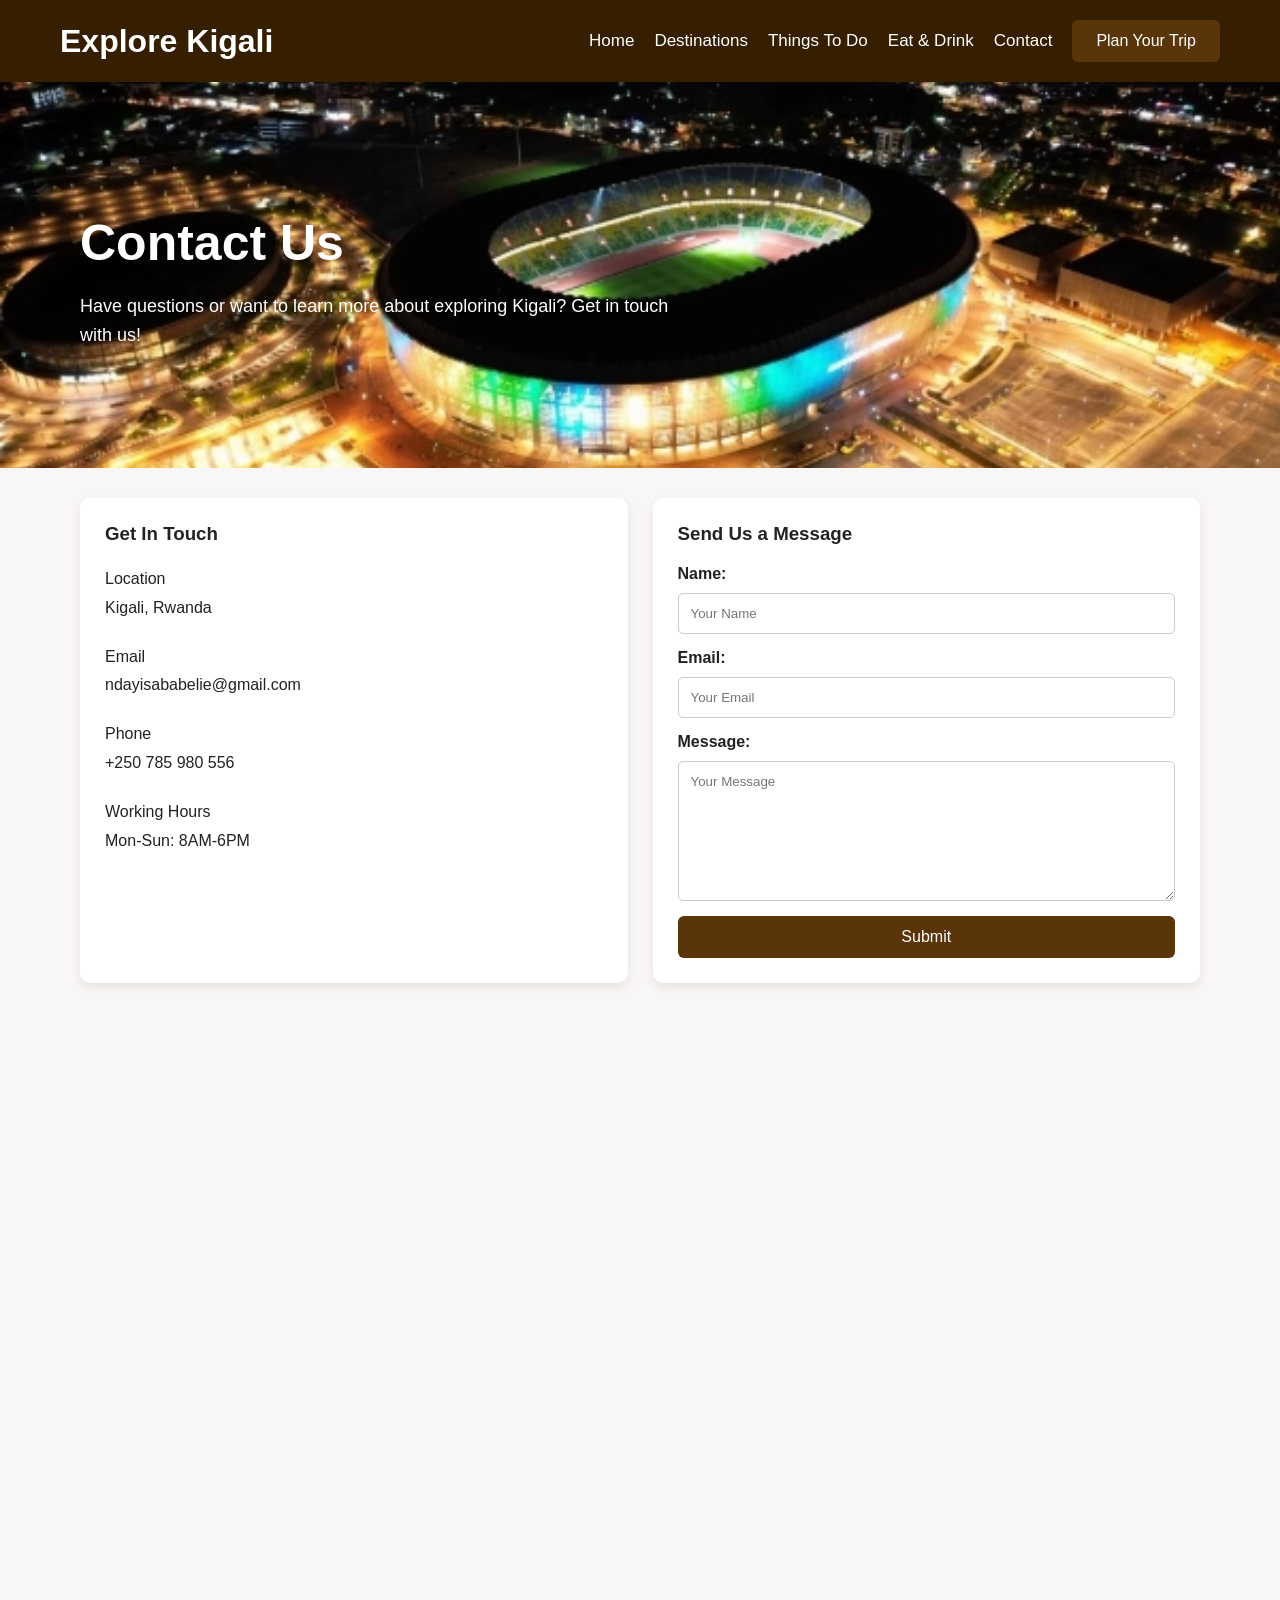
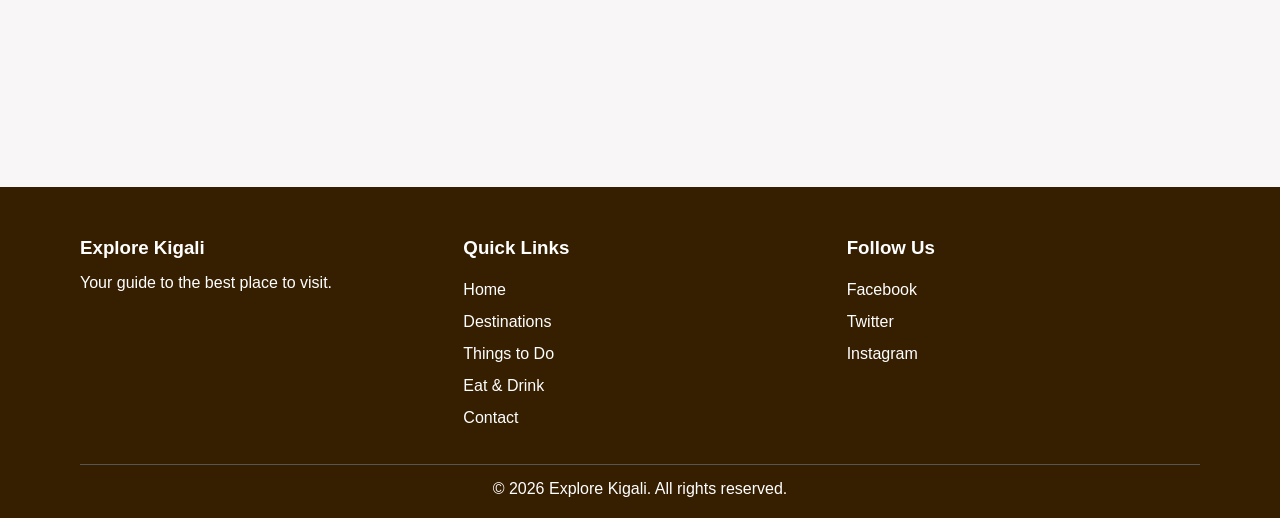
<file: contact.html>
<!DOCTYPE html>
<html lang="en">
<head>
    <meta charset="UTF-8">
    <meta name="viewport" content="width=device-width, initial-scale=1.0">
    <title>Explore Kigali</title>
    <link rel="stylesheet" href="contact.css">
</head>
<body>
    <header>
        <nav class="navbar">
            <div class="logo">
                <h1>Explore Kigali</h1>
            </div>
            <ul class="nav-links">
                <li><a href="index.html">Home</a></li>
                <li><a href="destinations.html">Destinations</a></li>
                <li><a href="things.html">Things To Do</a></li>
                <li><a href="food.html">Eat & Drink</a></li>
                <li><a href="contact.html">Contact</a></li>
                <button type="button">Plan Your Trip</button>
            </ul>
        </nav>
    </header>
        <section class="hero">
            <div class="hero-text">
                <h1>Contact Us</h1>
                <p>
                    Have questions or want to learn more about exploring Kigali? Get in touch with us!
                </p>
            </div>
        </section>
        <section class="contact">
            <div class="visit">
                <h3>Get In Touch</h3>
                <p><i class="fa-solid fa-location-dot"></i> Location<br>Kigali, Rwanda</p>
                <p><i class="fa-regular fa-envelope"></i> Email<br>ndayisababelie@gmail.com</p>
                <p><i class="fa-solid fa-phone"></i> Phone<br>+250 785 980 556</p>
                <p><i class="fa-solid fa-globe"></i> Working Hours<br>Mon-Sun: 8AM-6PM</p>
            </div>
            <div class="form">
                <h3>Send Us a Message</h3>
                <form>
                    <label for="name">Name:</label>
                    <input type="text" id="name" name="name" placeholder="Your Name" required>
                    <label for="email">Email:</label>
                    <input type="email" id="email" name="email" placeholder="Your Email" required>
                    <label for="message">Message:</label>
                    <textarea id="message" name="message" placeholder="Your Message" required></textarea>
                    <button type="submit">Submit</button>
                </form>
            </div>
        </section>
        <section class="map">
            <iframe class="map-frame" src="https://www.google.com/maps/embed?pb=!1m18!1m12!1m3!1d3988.6100266809307!2d30.061916215487815!3d-1.9440727987697363!2m3!1f0!2f0!3f0!3m2!1i1024!2i768!4f13.1!3m3!1m2!1s0x19dcaac01f8284db%3A0x1a9f7bb6d1d85f36!2sKigali%2C%20Rwanda!5e0!3m2!1sen!2srw!4v1700000000000" allowfullscreen="" loading="lazy"></iframe>
        </section>
        <footer>
            <div class="footer">
                <div>
                    <h3>Explore Kigali</h3>
                    <p>Your guide to the best place to visit.</p>
                </div>
                <div class="links">
                    <h3>Quick Links</h3>
                    <ul>
                        <li><a href="index.html">Home</a></li>
                        <li><a href="destinations.html">Destinations</a></li>
                        <li><a href="things.html">Things to Do</a></li>
                        <li><a href="food.html">Eat & Drink</a></li>
                        <li><a href="contact.html">Contact</a></li>
                    </ul>
                </div>
                <div class="social">
                    <h3>Follow Us</h3>
                    <ul>
                        <li><a href="#">Facebook</a></li>
                        <li><a href="#">Twitter</a></li>
                        <li><a href="#">Instagram</a></li>
                    </ul>
                </div>
            </div>
            <p class="copyright">&copy; 2026 Explore Kigali. All rights reserved.</p>
        </footer>
    </body>
</html>
</file>
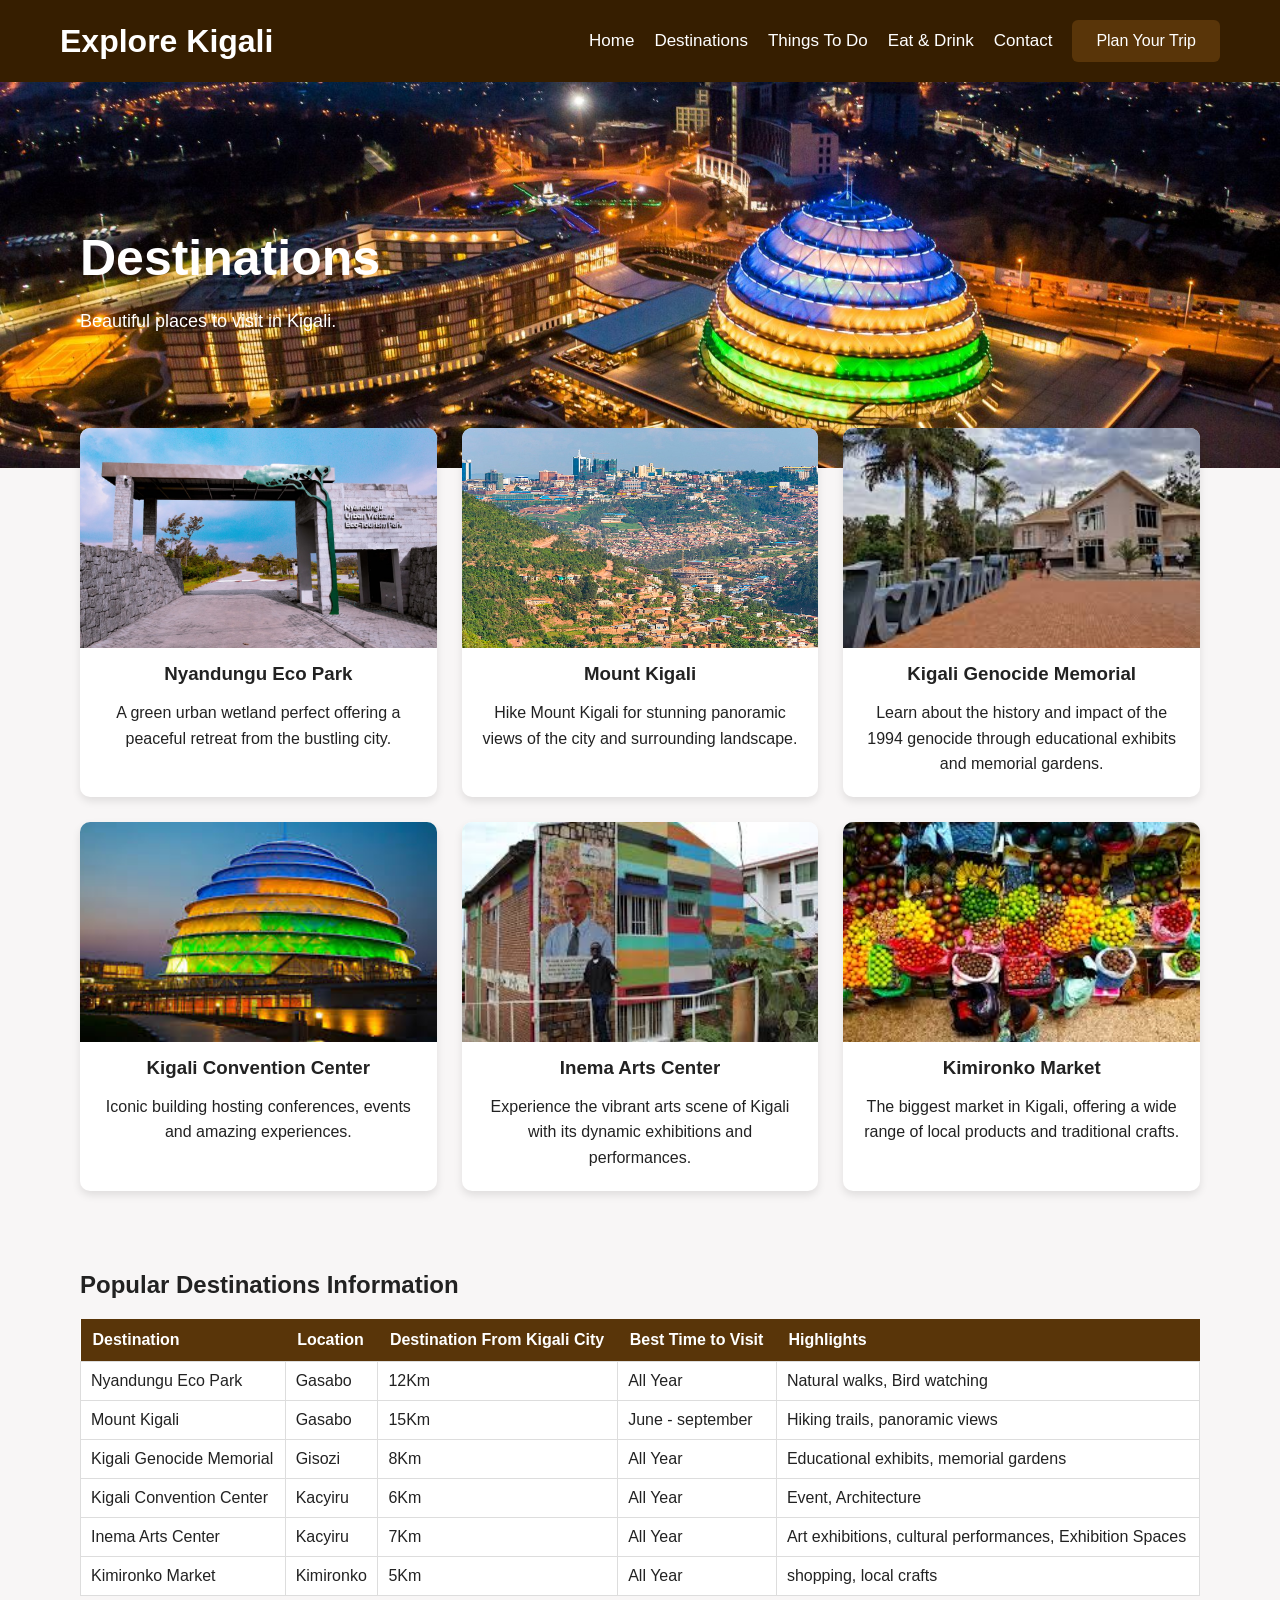
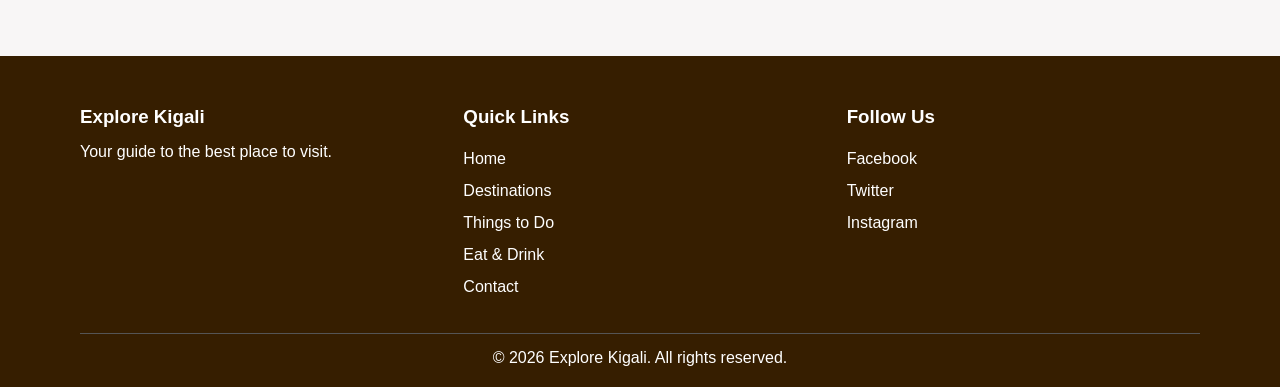
<file: destinations.html>
<!DOCTYPE html>
<html lang="en">
<head>
    <meta charset="UTF-8">
    <meta name="viewport" content="width=device-width, initial-scale=1.0">
    <title>Explore Kigali</title>
    <link rel="stylesheet" href="destinations.css">
</head>
<body>
    <header>
        <nav class="navbar">
            <div class="logo">
                <h1>Explore Kigali</h1>
            </div>
            <ul class="nav-links">
                <li><a href="index.html">Home</a></li>
                <li><a href="destinations.html">Destinations</a></li>
                <li><a href="things.html">Things To Do</a></li>
                <li><a href="food.html">Eat & Drink</a></li>
                <li><a href="contact.html">Contact</a></li>
                <button type="button">Plan Your Trip</button>
            </ul>
        </nav>
    </header>
        <section class="hero">
            <div class="hero-text">
                <h1>Destinations</h1>
                <p>
                    Beautiful places to visit in Kigali.
                </p>
            </div>
        </section>
        <section class="feature">
            <div class="cards">
                <div class="card">
                    <img src="image/Nyandungu.jpg" alt="Nyandungu Eco Park">
                    <h3>Nyandungu Eco Park</h3>
                    <p>A green urban wetland perfect offering a peaceful retreat from the bustling city.</p>
                </div>
                <div class="card">
                    <img src="image/Mount.jpg" alt="Mount Kigali">
                    <h3>Mount Kigali</h3>
                    <p>Hike Mount Kigali for stunning panoramic views of the city and surrounding landscape.</p>
                </div>
                <div class="card">
                    <img src="image/KigaliGenocide.jpg" alt="Kigali Genocide Memorial">
                    <h3>Kigali Genocide Memorial</h3>
                    <p>Learn about the history and impact of the 1994 genocide through educational exhibits and memorial gardens.</p>
                </div>
                <div class="card">
                    <img src="image/convention.jpg" alt="Kigali Convention Center">
                    <h3>Kigali Convention Center</h3>
                    <p>Iconic building hosting conferences, events and amazing experiences.</p>
                </div>
                <div class="card">
                    <img src="image/inema.jpg" alt="Inema Arts Center">
                    <h3>Inema Arts Center</h3>
                    <p>Experience the vibrant arts scene of Kigali with its dynamic exhibitions and performances.</p>
                </div>
                <div class="card">
                    <img src="image/kimironko.jpg" alt="Kimironko Market">
                    <h3>Kimironko Market</h3>
                    <p>The biggest market in Kigali, offering a wide range of local products and traditional crafts.</p>
                </div>
            </div>
        </section>
        <section class="table">
            <h2>Popular Destinations Information</h2>
            <table>
                <tr>
                    <th>Destination</th>
                    <th>Location</th>
                    <th>Destination From Kigali City</th>
                    <th>Best Time to Visit</th>
                    <th>Highlights</th>
                </tr>
                <tr>
                    <td>Nyandungu Eco Park</td>
                    <td>Gasabo</td>
                    <td>12Km</td>
                    <td>All Year</td>
                    <td>Natural walks, Bird watching</td>
                </tr>
                <tr>
                    <td>Mount Kigali</td>
                    <td>Gasabo</td>
                    <td>15Km</td>
                    <td>June - september</td>
                    <td>Hiking trails, panoramic views</td>
                </tr>
                <tr>
                    <td>Kigali Genocide Memorial</td>
                    <td>Gisozi</td>
                    <td>8Km</td>
                    <td>All Year</td>
                    <td>Educational exhibits, memorial gardens</td>
                </tr>
                <tr>
                    <td>Kigali Convention Center</td>
                    <td>Kacyiru</td>
                    <td>6Km</td>
                    <td>All Year</td>
                    <td>Event, Architecture</td>
                </tr>
                <tr>
                    <td>Inema Arts Center</td>
                    <td>Kacyiru</td>
                    <td>7Km</td>
                    <td>All Year</td>
                    <td>Art exhibitions, cultural performances, Exhibition Spaces</td>
                </tr>
                <tr>
                    <td>Kimironko Market</td>
                    <td>Kimironko</td>
                    <td>5Km</td>
                    <td>All Year</td>
                    <td>shopping, local crafts</td>
                </tr>
            </table>
        </section>
        <footer>
            <div class="footer">
                <div>
                    <h3>Explore Kigali</h3>
                    <p>Your guide to the best place to visit.</p>
                </div>
                <div class="links">
                    <h3>Quick Links</h3>
                    <ul>
                        <li><a href="index.html">Home</a></li>
                        <li><a href="destinations.html">Destinations</a></li>
                        <li><a href="things.html">Things to Do</a></li>
                        <li><a href="food.html">Eat & Drink</a></li>
                        <li><a href="contact.html">Contact</a></li>
                    </ul>
                </div>
                <div class="social">
                    <h3>Follow Us</h3>
                    <ul>
                        <li><a href="#">Facebook</a></li>
                        <li><a href="#">Twitter</a></li>
                        <li><a href="#">Instagram</a></li>
                    </ul>
                </div>
            </div>
            <p class="copyright">&copy; 2026 Explore Kigali. All rights reserved.</p>
        </footer>
    </body>
</html>
</file>
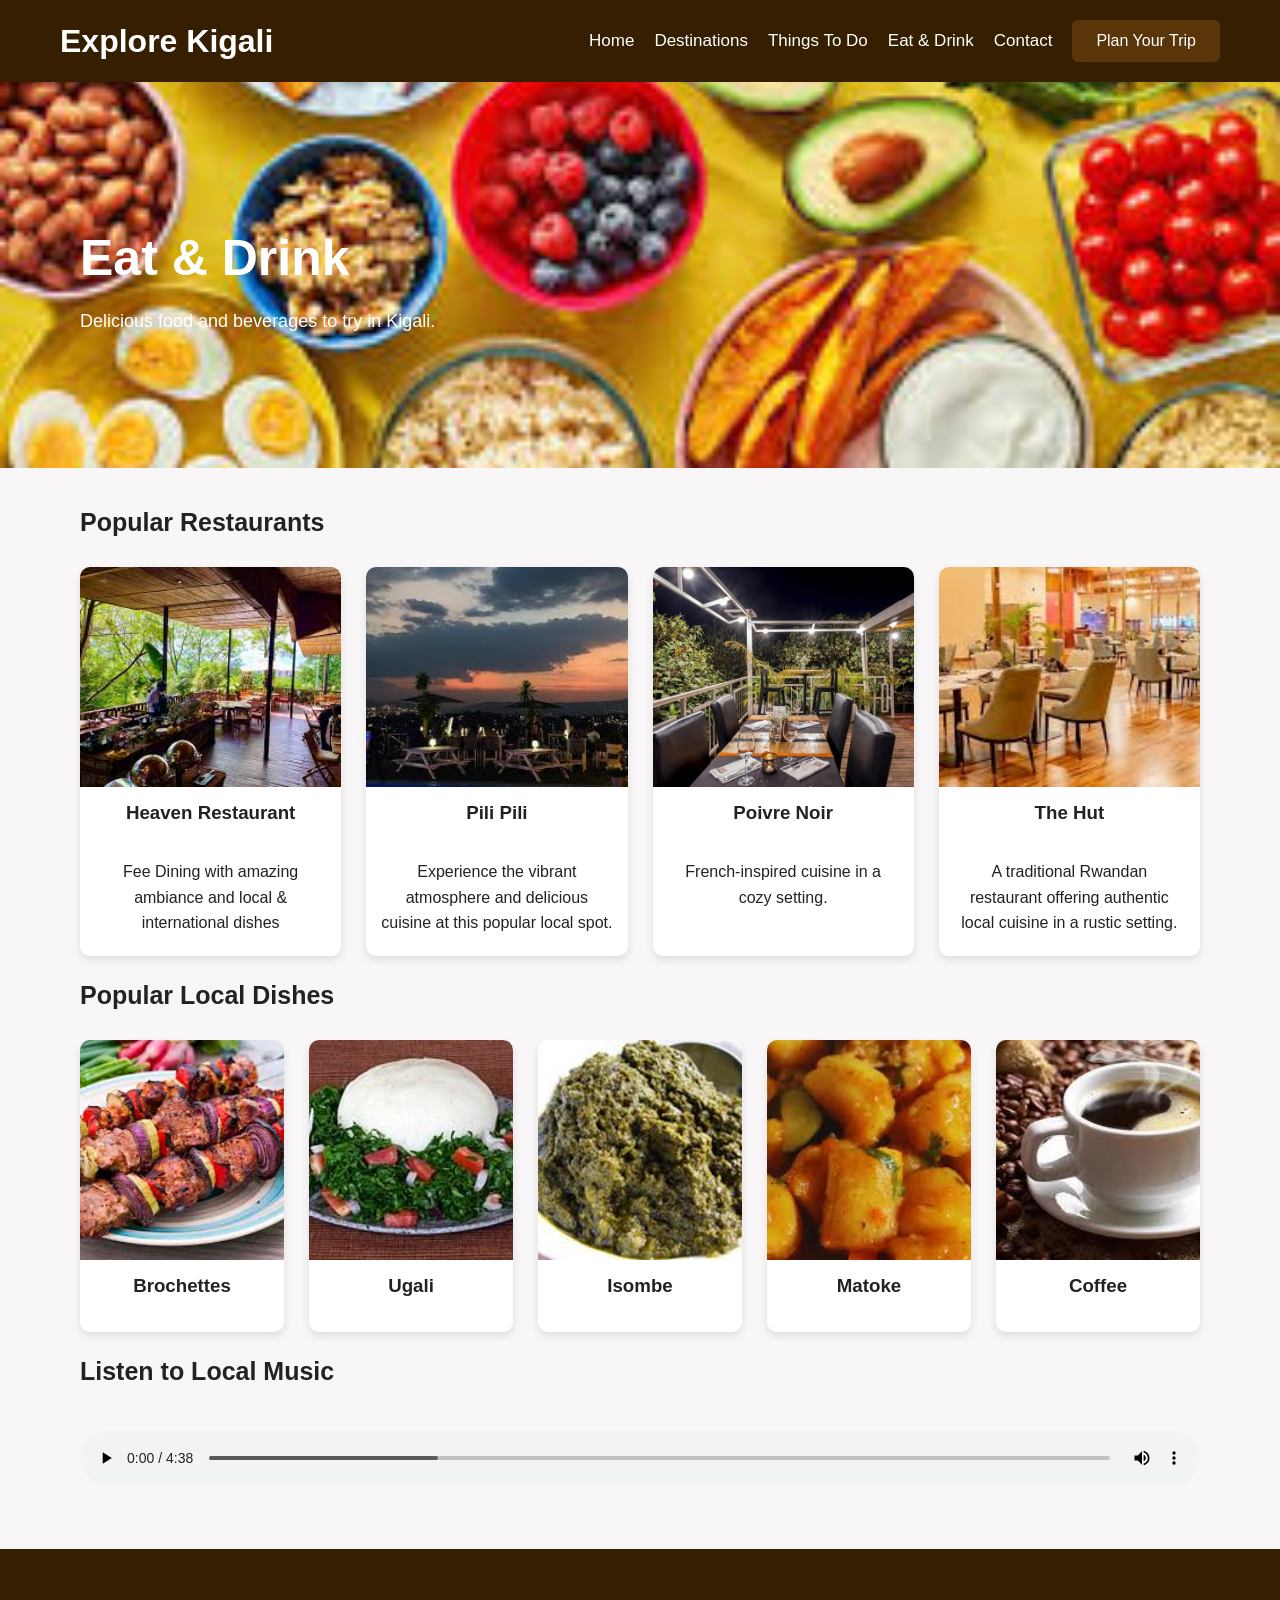
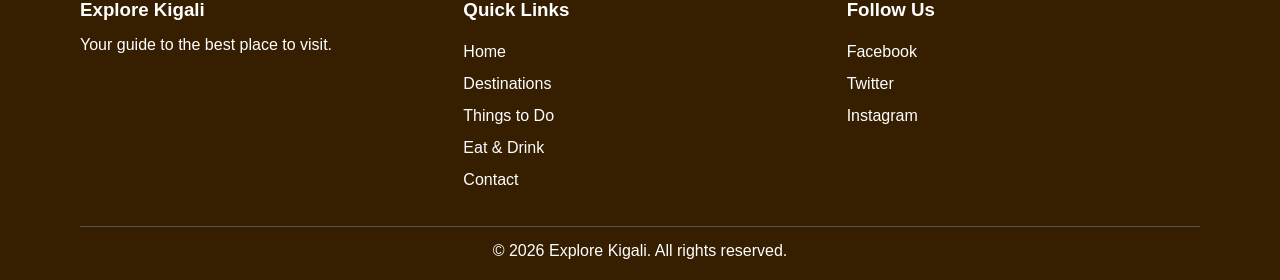
<file: food.html>
<!DOCTYPE html>
<html lang="en">
<head>
    <meta charset="UTF-8">
    <meta name="viewport" content="width=device-width, initial-scale=1.0">
    <title>Explore Kigali</title>
    <link rel="stylesheet" href="food.css">
</head>
<body>
    <header>
        <nav class="navbar">
            <div class="logo">
                <h1>Explore Kigali</h1>
            </div>
            <ul class="nav-links">
                <li><a href="index.html">Home</a></li>
                <li><a href="destinations.html">Destinations</a></li>
                <li><a href="things.html">Things To Do</a></li>
                <li><a href="food.html">Eat & Drink</a></li>
                <li><a href="contact.html">Contact</a></li>
                <button type="button">Plan Your Trip</button>
            </ul>
        </nav>
    </header>
        <section class="hero">
            <div class="hero-text">
                <h1>Eat & Drink</h1>
                <p>
                    Delicious food and beverages to try in Kigali.
                </p>
            </div>
        </section>
        <section class="feature">
            <h2>Popular Restaurants</h2>
            <div class="cards">
                <div class="card">
                    <img src="image/Heaven.jpg" alt="Heaven Restaurant">
                    <h3>Heaven Restaurant</h3>
                    <p>Fee Dining with amazing ambiance and local & international dishes</p>
                </div>
                <div class="card">
                    <img src="image/pili.jpg" alt="Pili Pili">
                    <h3>Pili Pili</h3>
                    <p>Experience the vibrant atmosphere and delicious cuisine at this popular local spot.</p>
                </div>
                <div class="card">
                    <img src="image/Poivre Noir.jpg" alt="Poivre Noir Restaurant">
                    <h3>Poivre Noir</h3>
                    <p>French-inspired cuisine in a cozy setting.</p>
                </div>
                <div class="card">
                    <img src="image/hut.jpg" alt="The Hut">
                    <h3>The Hut</h3>
                    <p>A traditional Rwandan restaurant offering authentic local cuisine in a rustic setting.</p>
                </div>
            </div>
            <h2>Popular Local Dishes</h2>
            <div class="cards">
                <div class="card">
                    <img src="image/Brochettes.jpg" alt="Brochettes">
                    <h3>Brochettes</h3>
                </div>
                <div class="card">
                    <img src="image/Ugali.jpg" alt="Ugali">
                    <h3>Ugali</h3>
                </div>
                <div class="card">
                    <img src="image/isombe.jpg" alt="Isombe">
                    <h3>Isombe</h3>
                </div>
                <div class="card">
                    <img src="image/Matoke.jpg" alt="Matoke">
                    <h3>Matoke</h3>
                </div>
                <div class="card">
                    <img src="image/coffee.jpg" alt="Coffee">
                    <h3>Coffee</h3>
                </div>
            </div>
            <div class="music">
                <h2>Listen to Local Music</h2>
                <audio src="image/Genda Rwanda Uri Nziza - Soso Mado  Orchestre Impala.mp3" controls></audio>
            </div>
        </section>
        <footer>
            <div class="footer">
                <div>
                    <h3>Explore Kigali</h3>
                    <p>Your guide to the best place to visit.</p>
                </div>
                <div class="links">
                    <h3>Quick Links</h3>
                    <ul>
                        <li><a href="index.html">Home</a></li>
                        <li><a href="destinations.html">Destinations</a></li>
                        <li><a href="things.html">Things to Do</a></li>
                        <li><a href="food.html">Eat & Drink</a></li>
                        <li><a href="contact.html">Contact</a></li>
                    </ul>
                </div>
                <div class="social">
                    <h3>Follow Us</h3>
                    <ul>
                        <li><a href="#">Facebook</a></li>
                        <li><a href="#">Twitter</a></li>
                        <li><a href="#">Instagram</a></li>
                    </ul>
                </div>
            </div>
            <p class="copyright">&copy; 2026 Explore Kigali. All rights reserved.</p>
        </footer>
    </body>
</html>
</file>
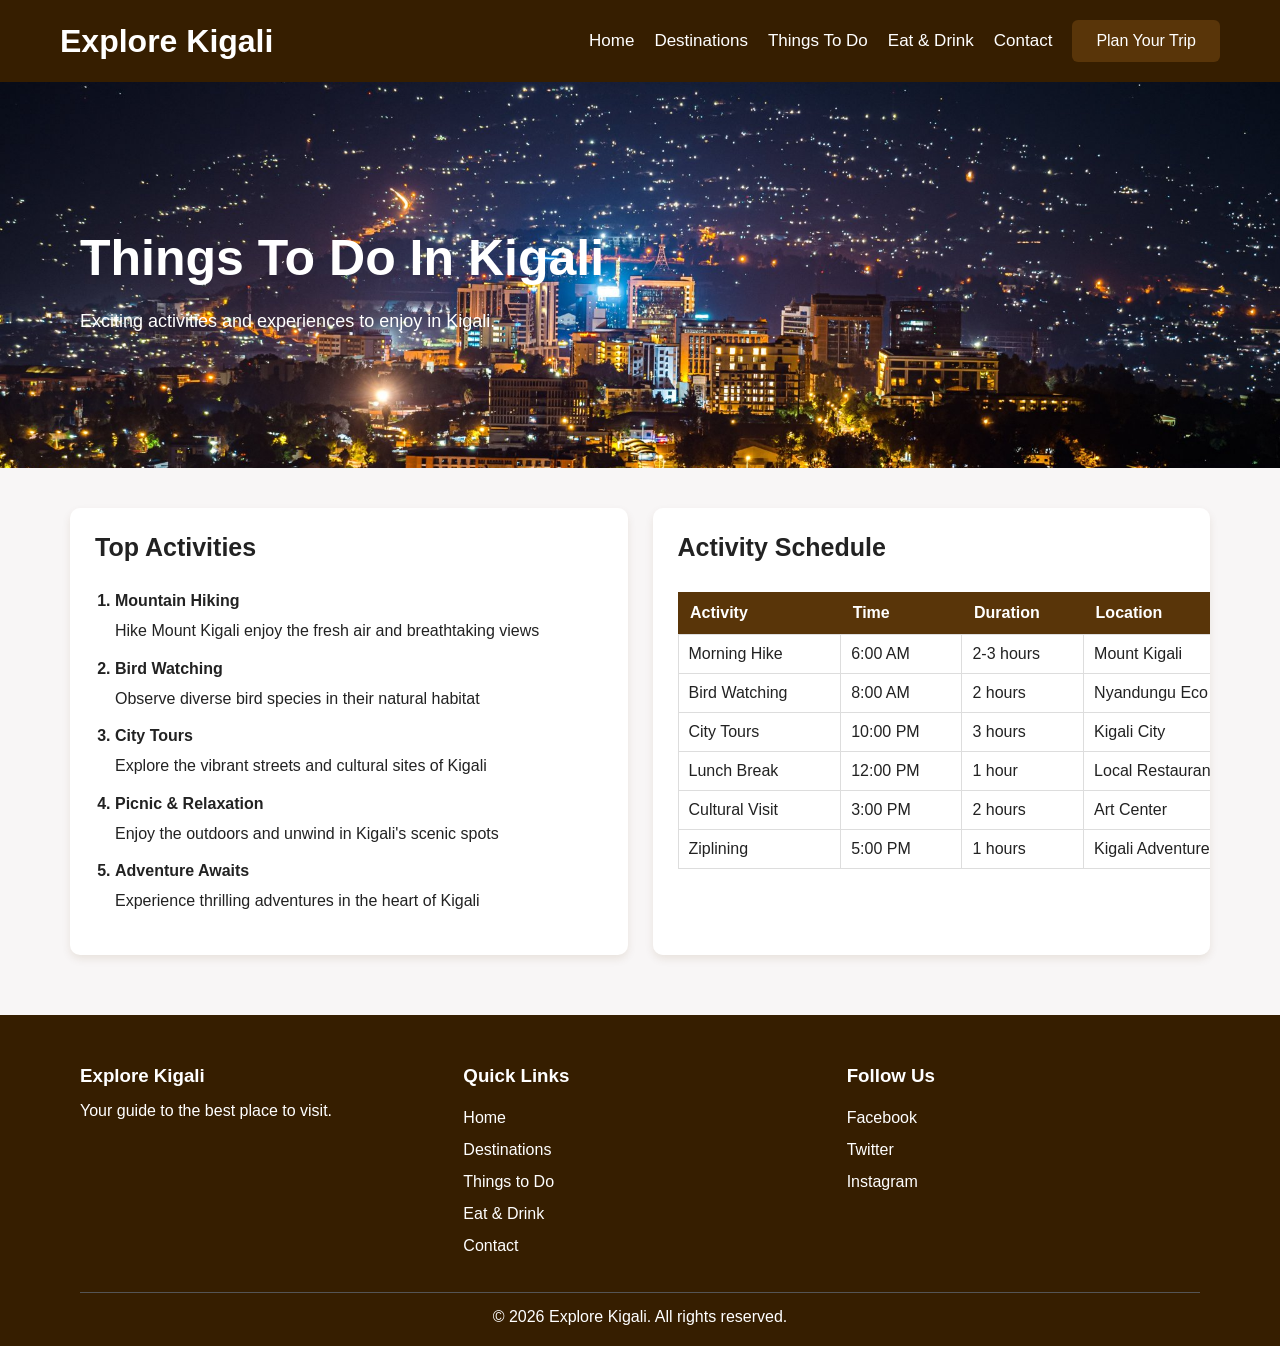
<file: things.html>
<!DOCTYPE html>
<html lang="en">
<head>
    <meta charset="UTF-8">
    <meta name="viewport" content="width=device-width, initial-scale=1.0">
    <title>Explore Kigali</title>
    <link rel="stylesheet" href="things.css">
</head>
<body>
    <header>
        <nav class="navbar">
            <div class="logo">
                <h1>Explore Kigali</h1>
            </div>
            <ul class="nav-links">
                <li><a href="index.html">Home</a></li>
                <li><a href="destinations.html">Destinations</a></li>
                <li><a href="things.html">Things To Do</a></li>
                <li><a href="food.html">Eat & Drink</a></li>
                <li><a href="contact.html">Contact</a></li>
                <button type="button">Plan Your Trip</button>
            </ul>
        </nav>
    </header>
        <section class="hero">
            <div class="hero-text">
                <h1>Things To Do In Kigali</h1>
                <p>
                    Exciting activities and experiences to enjoy in Kigali.
                </p>
            </div>
        </section>
        <section class="feature">
            <div class="visit">
                <h2>Top Activities</h2>
                <ol>
                    <li>Mountain Hiking</li>
                    <p>Hike Mount Kigali enjoy the fresh air and breathtaking views</p>
                    <li>Bird Watching</li>
                    <p>Observe diverse bird species in their natural habitat</p>
                    <li>City Tours</li>
                    <p>Explore the vibrant streets and cultural sites of Kigali</p>
                    <li>Picnic & Relaxation</li>
                    <p>Enjoy the outdoors and unwind in Kigali's scenic spots</p>
                    <li>Adventure Awaits</li>
                    <p>Experience thrilling adventures in the heart of Kigali</p>
                </ol>
            </div>
            <div class="table">
                <h2>Activity Schedule</h2>
                <table>
                    <tr>
                        <th>Activity</th>
                        <th>Time</th>
                        <th>Duration</th>
                        <th>Location</th>
                    </tr>
                    <tr>
                        <td>Morning Hike</td>
                        <td>6:00 AM</td>
                        <td>2-3 hours</td>
                        <td>Mount Kigali</td>
                    </tr>
                    <tr>
                        <td>Bird Watching</td>
                        <td>8:00 AM</td>
                        <td>2 hours</td>
                        <td>Nyandungu Eco Park</td>
                    </tr>
                    <tr>
                        <td>City Tours</td>
                        <td>10:00 PM</td>
                        <td>3 hours</td>
                        <td>Kigali City</td>
                    </tr>
                    <tr>
                        <td>Lunch Break</td>
                        <td>12:00 PM</td>
                        <td>1 hour</td>
                        <td>Local Restaurant</td>
                    </tr>
                    <tr>
                        <td>Cultural Visit</td>
                        <td>3:00 PM</td>
                        <td>2 hours</td>
                        <td>Art Center</td>
                    </tr>
                    <tr>
                        <td>Ziplining</td>
                        <td>5:00 PM</td>
                        <td>1 hours</td>
                        <td>Kigali Adventure</td>
                    </tr>
                </table>
            </div>
        </section>
        <footer>
            <div class="footer">
                <div>
                    <h3>Explore Kigali</h3>
                    <p>Your guide to the best place to visit.</p>
                </div>
                <div class="links">
                    <h3>Quick Links</h3>
                    <ul>
                        <li><a href="index.html">Home</a></li>
                        <li><a href="destinations.html">Destinations</a></li>
                        <li><a href="things.html">Things to Do</a></li>
                        <li><a href="food.html">Eat & Drink</a></li>
                        <li><a href="contact.html">Contact</a></li>
                    </ul>
                </div>
                <div class="social">
                    <h3>Follow Us</h3>
                    <ul>
                        <li><a href="#">Facebook</a></li>
                        <li><a href="#">Twitter</a></li>
                        <li><a href="#">Instagram</a></li>
                    </ul>
                </div>
            </div>
            <p class="copyright">&copy; 2026 Explore Kigali. All rights reserved.</p>
        </footer>
    </body>
</html>
</file>
<file: contact.css>
* {
    margin: 0;
    padding: 0;
    box-sizing: border-box;
    font-family: Arial, Helvetica, sans-serif;
}

body {
    background-color: #f8f6f6;
    color: #222;
    overflow-x: hidden;
}

img {
    display: block;
    max-width: 100%;
}

header {
    position: relative;
    z-index: 10;
}

.navbar {
    position: fixed;
    top: 0;
    left: 0;
    z-index: 1000;
    width: 100%;
    display: flex;
    justify-content: space-between;
    align-items: center;
    gap: 24px;
    padding: 20px 60px;
    background: #361e00;
}

.logo h1 {
    color: white;
    font-size: 32px;
}

.nav-links {
    list-style: none;
    display: flex;
    align-items: center;
    gap: 20px;
}

.nav-links li a {
    color: white;
    text-decoration: none;
    font-size: 17px;
    transition: color 0.2s ease;
}

.nav-links li a:hover {
    color: #d7b27b;
}

.nav-links button,
.form button {
    border: none;
    border-radius: 6px;
    padding: 12px 24px;
    background: #593509;
    color: white;
    cursor: pointer;
    font-size: 1rem;
    transition: background 0.2s ease;
}

.nav-links button:hover,
.form button:hover {
    background: #653800;
}

.hero {
    min-height: 52vh;
    display: flex;
    align-items: center;
    padding: 0 80px;
    background-image: url("image/contact.webp");
    background-size: cover;
    background-position: center;
}

.hero-text {
    max-width: 600px;
    color: white;
    padding-top: 96px;
}

.hero-text h1 {
    font-size: 50px;
    margin-bottom: 20px;
}

.hero-text p {
    margin-top: 20px;
    font-size: 18px;
    line-height: 1.6;
}

.contact {
    display: grid;
    grid-template-columns: repeat(2, minmax(0, 1fr));
    gap: 25px;
    padding: 30px 80px 40px;
}

.visit,
.form {
    padding: 25px;
    border-radius: 10px;
    background: white;
    box-shadow: 0 4px 8px rgba(101, 63, 1, 0.1);
}

.contact h3 {
    margin-bottom: 20px;
}

.contact p {
    margin-bottom: 20px;
    line-height: 1.8;
}

.form form {
    display: flex;
    flex-direction: column;
}

.form label {
    margin-top: 15px;
    font-weight: 600;
}

.form label:first-child {
    margin-top: 0;
}

.form input,
.form textarea {
    margin-top: 10px;
    padding: 12px;
    border: 1px solid #ccc;
    border-radius: 5px;
}

.form textarea {
    min-height: 140px;
    resize: vertical;
}

.form button {
    margin-top: 15px;
}

.map {
    padding: 0 80px 60px;
}

.map-frame {
    width: 100%;
    height: 700px;
    border: 0;
    border-radius: 10px;
}

footer {
    padding: 50px 80px 20px;
    background: #361e00;
    color: white;
}

.footer {
    display: grid;
    grid-template-columns: repeat(3, minmax(0, 1fr));
    gap: 30px;
}

.footer h3 {
    margin-bottom: 15px;
}

.footer ul {
    margin-top: 10px;
    list-style: none;
}

.footer a {
    color: white;
    text-decoration: none;
    line-height: 2;
}

.footer a:hover {
    color: #d7b27b;
}

.copyright {
    margin-top: 30px;
    padding-top: 15px;
    border-top: 1px solid #555;
    text-align: center;
}

@media (max-width: 1200px) {
    .navbar {
        padding: 18px 48px;
    }

    .hero,
    .contact,
    .map,
    footer {
        padding-left: 48px;
        padding-right: 48px;
    }

    .hero-text h1 {
        font-size: 44px;
    }
}

@media (max-width: 1024px) {
    .navbar {
        padding: 18px 32px;
    }

    .hero,
    .contact,
    .map,
    footer {
        padding-left: 32px;
        padding-right: 32px;
    }

    .hero-text h1 {
        font-size: 52px;
    }

    .hero-text p {
        font-size: 17px;
    }

    .map-frame {
        height: 560px;
    }

    .footer {
        grid-template-columns: repeat(3, minmax(0, 1fr));
    }
}

@media (max-width: 768px) {
    .navbar {
        justify-content: space-around;
        align-items: center;
        padding: 10px 20px;
    }

    .nav-links {
        flex-direction: column;
        text-align: center;
        gap: 10px;
    }

    .hero{
        margin-top: 50px;
    }
    .hero,
    .contact,
    .map,
    footer {
        padding-left: 24px;
        padding-right: 24px;
    }

    .contact,
    .map {
        padding-top: 40px;
        padding-bottom: 40px;
    }

    .hero-text {
        max-width: 100%;
        padding-top: 150px;
    }

    .hero-text h1 {
        font-size: 34px;
    }

    .hero-text p {
        font-size: 16px;
    }

    .contact{
        grid-template-columns: repeat(2,minmax(0,1fr));
    }
    .footer {
        grid-template-columns: repeat(3, minmax(0,1fr));
    }

    .map-frame {
        height: 420px;
    }
}

@media (max-width: 480px) {
    .navbar {
        padding: 16px 20px;
    }

    .nav-links {
        flex-direction: column;
        align-items: stretch;
    }

    .nav-links li,
    .nav-links button {
        width: 100%;
    }
    .hero{
        margin-top: 50px;
    }
    .nav-links li a,
    .nav-links button {
        display: block;
        width: 100%;
    }

    .hero,
    .contact,
    .map,
    footer {
        padding-left: 20px;
        padding-right: 20px;
    }

    .hero-text {
        padding-top: 250px;
    }

    .logo h1 {
        font-size: 24px;
    }

    .hero-text h1 {
        font-size: 34px;
    }

    .hero-text p {
        font-size: 15px;
    }

    .map-frame {
        height: 320px;
    }
    .contact{
        grid-template-columns: 1fr;
    }
}

@media (max-width: 320px) {
    .navbar {
        padding: 14px 16px;
    }

    .hero,
    .contact,
    .map,
    footer {
        padding-left: 16px;
        padding-right: 16px;
    }

    .hero-text {
        padding-top: 270px;
    }

    .logo h1 {
        font-size: 20px;
    }

    .hero{
        margin-top: 30px;
    }
    .hero-text h1 {
        font-size: 24px;
    }

    .hero-text p {
        font-size: 14px;
    }

    .map-frame {
        height: 260px;
    }

    .nav-links li a,
    .nav-links button,
    .form button {
        font-size: 0.95rem;
    }
    .footer {
        grid-template-columns: repeat(1, minmax(0,1fr));
    }
}
</file>
<file: destinations.css>
* {
    margin: 0;
    padding: 0;
    box-sizing: border-box;
    font-family: Arial, Helvetica, sans-serif;
}

body {
    background-color: #f8f6f6;
    color: #222;
    overflow-x: hidden;
}

img {
    display: block;
    max-width: 100%;
}

header {
    position: relative;
    z-index: 10;

}

.navbar {
    position: fixed;
    top: 0;
    left: 0;
    z-index: 1000;
    width: 100%;
    display: flex;
    justify-content: space-between;
    align-items: center;
    gap: 24px;
    padding: 20px 60px;
    background: #361e00;
}

.logo h1 {
    color: white;
    font-size: 32px;
}

.nav-links {
    list-style: none;
    display: flex;
    align-items: center;
    gap: 20px;
}

.nav-links li a {
    color: white;
    text-decoration: none;
    font-size: 17px;
    transition: color 0.2s ease;
}

.nav-links li a:hover {
    color: #d7b27b;
}

.nav-links button {
    border: none;
    border-radius: 6px;
    padding: 12px 24px;
    background: #593509;
    color: white;
    cursor: pointer;
    font-size: 1rem;
    transition: background 0.2s ease;
}

.nav-links button:hover {
    background: #653800;
}

.hero {
    min-height: 52vh;
    display: flex;
    align-items: center;
    padding: 0 80px;
    background-image: url("image/destination.jpg");
    background-size: cover;
    background-position: center;
}

.hero-text {
    max-width: 600px;
    color: white;
    padding-top: 96px;
}

.hero-text h1 {
    font-size: 50px;
    margin-bottom: 20px;
}

.hero-text p {
    margin-top: 20px;
    font-size: 18px;
    line-height: 1.6;
}

.feature {
    padding: 30px 80px 40px;
    text-align: center;
    margin-top: -70px;
}

.cards {
    display: grid;
    grid-template-columns: repeat(3, minmax(0, 1fr));
    gap: 25px;
}

.card {
    overflow: hidden;
    border-radius: 10px;
    background: white;
    box-shadow: 0 4px 8px rgba(0, 0, 0, 0.1);
    transition: transform 0.3s ease;
}

.card:hover {
    transform: translateY(-8px);
}

.card img {
    width: 100%;
    height: 220px;
    object-fit: cover;
}

.card h3 {
    margin: 15px 0;
    padding: 0 15px;
}

.card p {
    padding: 0 15px 20px;
    line-height: 1.6;
}

.table {
    padding: 40px 80px 60px;
    overflow-x: auto;
    -webkit-overflow-scrolling: touch;
}

.table h2 {
    margin-bottom: 10px;
}

table {
    width: 100%;
    min-width: 700px;
    margin-top: 20px;
    border-collapse: collapse;
    background: white;
}

th {
    background-color: #593509;
    color: white;
    padding: 12px;
    text-align: left;
}

td {
    border: 1px solid #ddd;
    padding: 10px;
}

footer {
    padding: 50px 80px 20px;
    background: #361e00;
    color: white;
}

.footer {
    display: grid;
    grid-template-columns: repeat(3, minmax(0, 1fr));
    gap: 30px;
}

.footer h3 {
    margin-bottom: 15px;
}

.footer ul {
    margin-top: 10px;
    list-style: none;
}

.footer a {
    color: white;
    text-decoration: none;
    line-height: 2;
}

.footer a:hover {
    color: #d7b27b;
}

.copyright {
    margin-top: 30px;
    padding-top: 15px;
    border-top: 1px solid #555;
    text-align: center;
}

@media (max-width: 1200px) {
    .navbar {
        padding: 18px 48px;
    }

    .hero,
    .feature,
    .table,
    footer {
        padding-left: 48px;
        padding-right: 48px;
    }

    .cards {
        grid-template-columns: repeat(2, minmax(0, 1fr));
    }

    .hero-text h1 {
        font-size: 44px;
    }
}

@media (max-width: 1024px) {
    .navbar {
        padding: 18px 32px;
    }

    .hero,
    .feature,
    .table,
    footer {
        padding-left: 32px;
        padding-right: 32px;
    }

    .hero-text h1 {
        font-size: 52px;
    }

    .hero-text p {
        font-size: 17px;
    }

    .cards,
    .footer {
        grid-template-columns: repeat(3, minmax(0, 1fr));
    }
}

@media (max-width: 768px) {
    .navbar {
        justify-content: space-around;
        align-items: center;
        padding: 10px 20px;
    }

    .nav-links {
        flex-direction: column;
        text-align: center;
        gap: 10px;
    }
    .hero{
        padding: 70px;
    }
    .hero,
    .feature,
    .table,
    footer {
        padding-left: 24px;
        padding-right: 24px;
    }

    .feature,
    .table {
        padding-top: 40px;
        padding-bottom: 40px;
    }

    .hero-text {
        max-width: 100%;
        padding-top: 150px;
    }

    .hero-text h1 {
        font-size: 44px;
    }

    .hero-text p {
        font-size: 16px;
    }

    .cards {
        grid-template-columns: repeat(2, minmax(0, 1fr));
    }

    .footer {
        grid-template-columns: repeat(3, minmax(0,1fr));
    }
}

@media (max-width: 480px) {
    .navbar {
        padding: 16px 20px;
    }

    .nav-links {
        flex-direction: column;
        align-items: stretch;
    }

    .nav-links li,
    .nav-links button {
        width: 100%;
    }

    .nav-links li a,
    .nav-links button {
        display: block;
        width: 100%;
    }

    .hero,
    .feature,
    .table,
    footer {
        padding-left: 20px;
        padding-right: 20px;
    }

    .hero-text {
        padding-top: 250px;
    }

    .logo h1 {
        font-size: 24px;
    }

    .hero-text h1 {
        font-size: 34px;
    }

    .hero-text p {
        font-size: 15px;
    }

    .cards {
        grid-template-columns: 1fr;
    }

    th,
    td {
        padding: 8px;
        font-size: 14px;
    }

    .card img {
        height: 200px;
    }
}

@media (max-width: 320px) {
    .navbar {
        padding: 14px 16px;
    }

    .hero,
    .feature,
    .table,
    footer {
        padding-left: 16px;
        padding-right: 16px;
    }

    .hero-text {
        padding-top: 270px;
    }

    .logo h1 {
        font-size: 20px;
    }

    .hero-text h1 {
        font-size: 24px;
    }

    .hero-text p,
    th,
    td {
        font-size: 13px;
    }

    .nav-links li a,
    .nav-links button {
        font-size: 0.95rem;
    }
    .footer {
        grid-template-columns: repeat(1, minmax(0,1fr));
    }
}
</file>
<file: food.css>
* {
    margin: 0;
    padding: 0;
    box-sizing: border-box;
    font-family: Arial, Helvetica, sans-serif;
}

body {
    background-color: #f8f6f6;
    color: #222;
    overflow-x: hidden;
}

img {
    display: block;
    max-width: 100%;
}

header {
    position: relative;
    z-index: 10;
}

.navbar {
    position: fixed;
    top: 0;
    left: 0;
    z-index: 1000;
    width: 100%;
    display: flex;
    justify-content: space-between;
    align-items: center;
    gap: 24px;
    padding: 20px 60px;
    background: #361e00;
}

.logo h1 {
    color: white;
    font-size: 32px;
}

.nav-links {
    list-style: none;
    display: flex;
    align-items: center;
    gap: 20px;
}

.nav-links li a {
    color: white;
    text-decoration: none;
    font-size: 17px;
    transition: color 0.2s ease;
}

.nav-links li a:hover {
    color: #d7b27b;
}

.nav-links button {
    border: none;
    border-radius: 6px;
    padding: 12px 24px;
    background: #593509;
    color: white;
    cursor: pointer;
    font-size: 1rem;
    transition: background 0.2s ease;
}

.nav-links button:hover {
    background: #653800;
}

.hero {
    min-height: 52vh;
    display: flex;
    align-items: center;
    padding: 0 80px;
    background-image: url("image/food.jpg");
    background-size: cover;
    background-position: center;
}

.hero-text {
    max-width: 600px;
    color: white;
    padding-top: 96px;
}

.hero-text h1 {
    font-size: 50px;
    margin-bottom: 20px;
}

.hero-text p {
    margin-top: 20px;
    font-size: 18px;
    line-height: 1.6;
}

.feature {
    padding: 40px 80px 60px;
    text-align: center;
}

.feature h2 {
    margin-bottom: 30px;
    text-align: left;
    font-size: 25px;
}

.cards {
    display: grid;
    grid-template-columns: repeat(auto-fit, minmax(200px, 1fr));
    gap: 25px;
    margin-bottom: 25px;
}

.card {
    overflow: hidden;
    border-radius: 10px;
    background: white;
    box-shadow: 0 4px 8px rgba(0, 0, 0, 0.1);
    transition: transform 0.3s ease;
}

.card:hover {
    transform: translateY(-8px);
}

.card img {
    width: 100%;
    height: 220px;
    object-fit: cover;
}

.card h3 {
    margin: 15px 0;
    padding: 0 15px 20px;
}

.card p {
    padding: 0 15px 20px;
    line-height: 1.6;
}

.music {
    margin-top: 20px;
    text-align: left;
}

.music audio {
    width: 100%;
    margin-top: 15px;
}

footer {
    padding: 50px 80px 20px;
    background: #361e00;
    color: white;
}

.footer {
    display: grid;
    grid-template-columns: repeat(3, minmax(0, 1fr));
    gap: 30px;
}

.footer h3 {
    margin-bottom: 15px;
}

.footer ul {
    margin-top: 10px;
    list-style: none;
}

.footer a {
    color: white;
    text-decoration: none;
    line-height: 2;
}

.footer a:hover {
    color: #d7b27b;
}

.copyright {
    margin-top: 30px;
    padding-top: 15px;
    border-top: 1px solid #555;
    text-align: center;
}

@media (max-width: 1200px) {
    .navbar {
        padding: 18px 48px;
    }

    .hero,
    .feature,
    footer {
        padding-left: 48px;
        padding-right: 48px;
    }

    .hero-text h1 {
        font-size: 44px;
    }
    .cards {
        grid-template-columns: repeat(2, minmax(0, 1fr));
    }
}

@media (max-width: 1024px) {
    .navbar {
        padding: 18px 32px;
    }

    .hero,
    .feature,
    footer {
        padding-left: 32px;
        padding-right: 32px;
    }

    .hero-text h1 {
        font-size: 40px;
    }

    .hero-text p {
        font-size: 17px;
    }

    .footer {
        grid-template-columns: repeat(3, minmax(0, 1fr));
    }
}

@media (max-width: 768px) {
    .navbar {
        justify-content: space-around;
        align-items: center;
        padding: 10px 20px;
    }

    .nav-links {
        flex-direction: column;
        text-align: center;
        gap: 12px;
    }
     .hero{
        margin-top: 50px;
    }

    .hero,
    .feature,
    footer {
        padding-left: 24px;
        padding-right: 24px;
    }

    .feature {
        padding-top: 40px;
        padding-bottom: 40px;
    }

    .hero-text {
        max-width: 100%;
        padding-top: 150px;
    }

    .hero-text h1 {
        font-size: 34px;
    }

    .hero-text p {
        font-size: 16px;
    }

    .footer {
        grid-template-columns: repeat(3, minmax(0,1fr));
    }
}

@media (max-width: 480px) {
    .navbar {
        padding: 16px 20px;
    }

    .nav-links {
        flex-direction: column;
        align-items: stretch;
    }

    .nav-links li,
    .nav-links button {
        width: 100%;
    }

    .nav-links li a,
    .nav-links button {
        display: block;
        width: 100%;
    }
    .hero{
        margin-top: 50px;
    }

    .hero,
    .feature,
    footer {
        padding-left: 20px;
        padding-right: 20px;
    }

    .hero-text {
        padding-top: 250px;
    }

    .logo h1 {
        font-size: 24px;
    }

    .hero-text h1 {
        font-size: 34px;
    }

    .hero-text p {
        font-size: 15px;
    }

    .feature h2 {
        font-size: 22px;
    }

    .cards {
        grid-template-columns: 1fr;
    }

    .card img {
        height: 200px;
    }
}

@media (max-width: 320px) {
    .navbar {
        padding: 14px 16px;
    }

    .hero,
    .feature,
    footer {
        padding-left: 16px;
        padding-right: 16px;
    }

    .hero-text {
        padding-top: 270px;
    }

    .logo h1 {
        font-size: 20px;
    }

    .hero-text h1 {
        font-size: 24px;
    }

    .hero-text p {
        font-size: 14px;
    }

    .nav-links li a,
    .nav-links button {
        font-size: 0.95rem;
    }
    .footer {
        grid-template-columns: repeat(1, minmax(0,1fr));
    }
}
</file>
<file: things.css>
* {
    margin: 0;
    padding: 0;
    box-sizing: border-box;
    font-family: Arial, Helvetica, sans-serif;
}

body {
    background-color: #f8f6f6;
    color: #222;
    overflow-x: hidden;
}

img {
    display: block;
    max-width: 100%;
}

header {
    position: relative;
    z-index: 10;
}

.navbar {
    position: fixed;
    top: 0;
    left: 0;
    z-index: 1000;
    width: 100%;
    display: flex;
    justify-content: space-between;
    align-items: center;
    gap: 24px;
    padding: 20px 60px;
    background: #361e00;
}

.logo h1 {
    color: white;
    font-size: 32px;
}

.nav-links {
    list-style: none;
    display: flex;
    align-items: center;
    gap: 20px;
}

.nav-links li a {
    color: white;
    text-decoration: none;
    font-size: 17px;
    transition: color 0.2s ease;
}

.nav-links li a:hover {
    color: #d7b27b;
}

.nav-links button {
    border: none;
    border-radius: 6px;
    padding: 12px 24px;
    background: #593509;
    color: white;
    cursor: pointer;
    font-size: 1rem;
    transition: background 0.2s ease;
}

.nav-links button:hover {
    background: #653800;
}

.hero {
    min-height: 52vh;
    display: flex;
    align-items: center;
    padding: 0 80px;
    background-image: url("image/Kigali_night_life.jpg");
    background-size: cover;
    background-position: center;
}

.hero-text {
    max-width: 600px;
    color: white;
    padding-top: 96px;
}

.hero-text h1 {
    font-size: 50px;
    margin-bottom: 20px;
}

.hero-text p {
    margin-top: 20px;
    font-size: 18px;
    line-height: 1.6;
}

.feature {
    display: grid;
    grid-template-columns: repeat(2, minmax(0, 1fr));
    gap: 25px;
    padding: 40px 70px 60px;
}

.visit,
.table {
    padding: 25px;
    border-radius: 10px;
    background: white;
    box-shadow: 0 4px 8px rgba(101, 63, 1, 0.1);
}

.feature h2,
.table h2 {
    margin-bottom: 30px;
    text-align: left;
    font-size: 25px;
}

.feature ol {
    padding-left: 20px;
}

.feature li {
    margin-bottom: 8px;
    text-align: left;
    font-weight: bold;
}

.feature ol p {
    margin-bottom: 16px;
    text-align: left;
    line-height: 1.6;
}

.table {
    overflow-x: auto;
    -webkit-overflow-scrolling: touch;
}

table {
    width: 100%;
    min-width: 640px;
    margin-top: 20px;
    border-collapse: collapse;
    background: white;
}

th {
    background-color: #593509;
    color: white;
    padding: 12px;
    text-align: left;
}

td {
    border: 1px solid #ddd;
    padding: 10px;
}

footer {
    padding: 50px 80px 20px;
    background: #361e00;
    color: white;
}

.footer {
    display: grid;
    grid-template-columns: repeat(3, minmax(0, 1fr));
    gap: 30px;
}

.footer h3 {
    margin-bottom: 15px;
}

.footer ul {
    margin-top: 10px;
    list-style: none;
}

.footer a {
    color: white;
    text-decoration: none;
    line-height: 2;
}

.footer a:hover {
    color: #d7b27b;
}

.copyright {
    margin-top: 30px;
    padding-top: 15px;
    border-top: 1px solid #555;
    text-align: center;
}

@media (max-width: 1200px) {
    .navbar {
        padding: 18px 48px;
    }

    .hero,
    .feature,
    footer {
        padding-left: 48px;
        padding-right: 48px;
    }

    .hero-text h1 {
        font-size: 44px;
    }
}

@media (max-width: 1024px) {
    .navbar {
        padding: 18px 32px;
    }

    .hero,
    .feature,
    footer {
        padding-left: 32px;
        padding-right: 32px;
    }

    .hero-text h1 {
        font-size: 40px;
    }

    .hero-text p {
        font-size: 17px;
    }

    .footer {
        grid-template-columns: repeat(3, minmax(0, 1fr));
    }
}

@media (max-width: 768px) {
    .navbar {
        justify-content: space-around;
        align-items: center;
        padding: 10px 20px;
    }

    .nav-links {
        flex-direction: column;
        text-align: center;
        gap: 10px;
    }

    .hero{
        padding: 70px;
    }
    .hero,
    .feature,
    footer {
        padding-left: 24px;
        padding-right: 24px;
    }

    .feature {
        grid-template-columns: 1fr;
        padding-top: 40px;
        padding-bottom: 40px;
    }

    .hero-text {
        max-width: 100%;
        padding-top: 150px;
    }

    .hero-text h1 {
        font-size: 44px;
    }

    .hero-text p {
        font-size: 16px;
    }

     .footer {
        grid-template-columns: repeat(3, minmax(0,1fr));
    }
}

@media (max-width: 480px) {
    .navbar {
        padding: 16px 20px;
    }

    .nav-links {
        flex-direction: column;
        align-items: stretch;
    }

    .nav-links li,
    .nav-links button {
        width: 100%;
    }

    .nav-links li a,
    .nav-links button {
        display: block;
        width: 100%;
    }

    .hero,
    .feature,
    footer {
        padding-left: 20px;
        padding-right: 20px;
    }

    .hero-text {
        padding-top: 250px;
    }

    .logo h1 {
        font-size: 24px;
    }

    .hero-text h1 {
        font-size: 34px;
    }

    .hero-text p {
        font-size: 15px;
    }

    .feature h2,
    .table h2 {
        font-size: 22px;
    }

    .visit,
    .table {
        padding: 18px;
    }

    th,
    td {
        padding: 8px;
        font-size: 14px;
    }
}

@media (max-width: 320px) {
    .navbar {
        padding: 14px 16px;
    }

    .hero,
    .feature,
    footer {
        padding-left: 16px;
        padding-right: 16px;
    }

    .hero-text {
        padding-top: 270px;
    }

    .logo h1 {
        font-size: 20px;
    }

    .hero-text h1 {
        font-size: 24px;
    }

    .hero-text p,
    th,
    td {
        font-size: 13px;
    }

    .nav-links li a,
    .nav-links button {
        font-size: 0.95rem;
    }
    .footer {
        grid-template-columns: repeat(1, minmax(0,1fr));
    }
}
</file>
